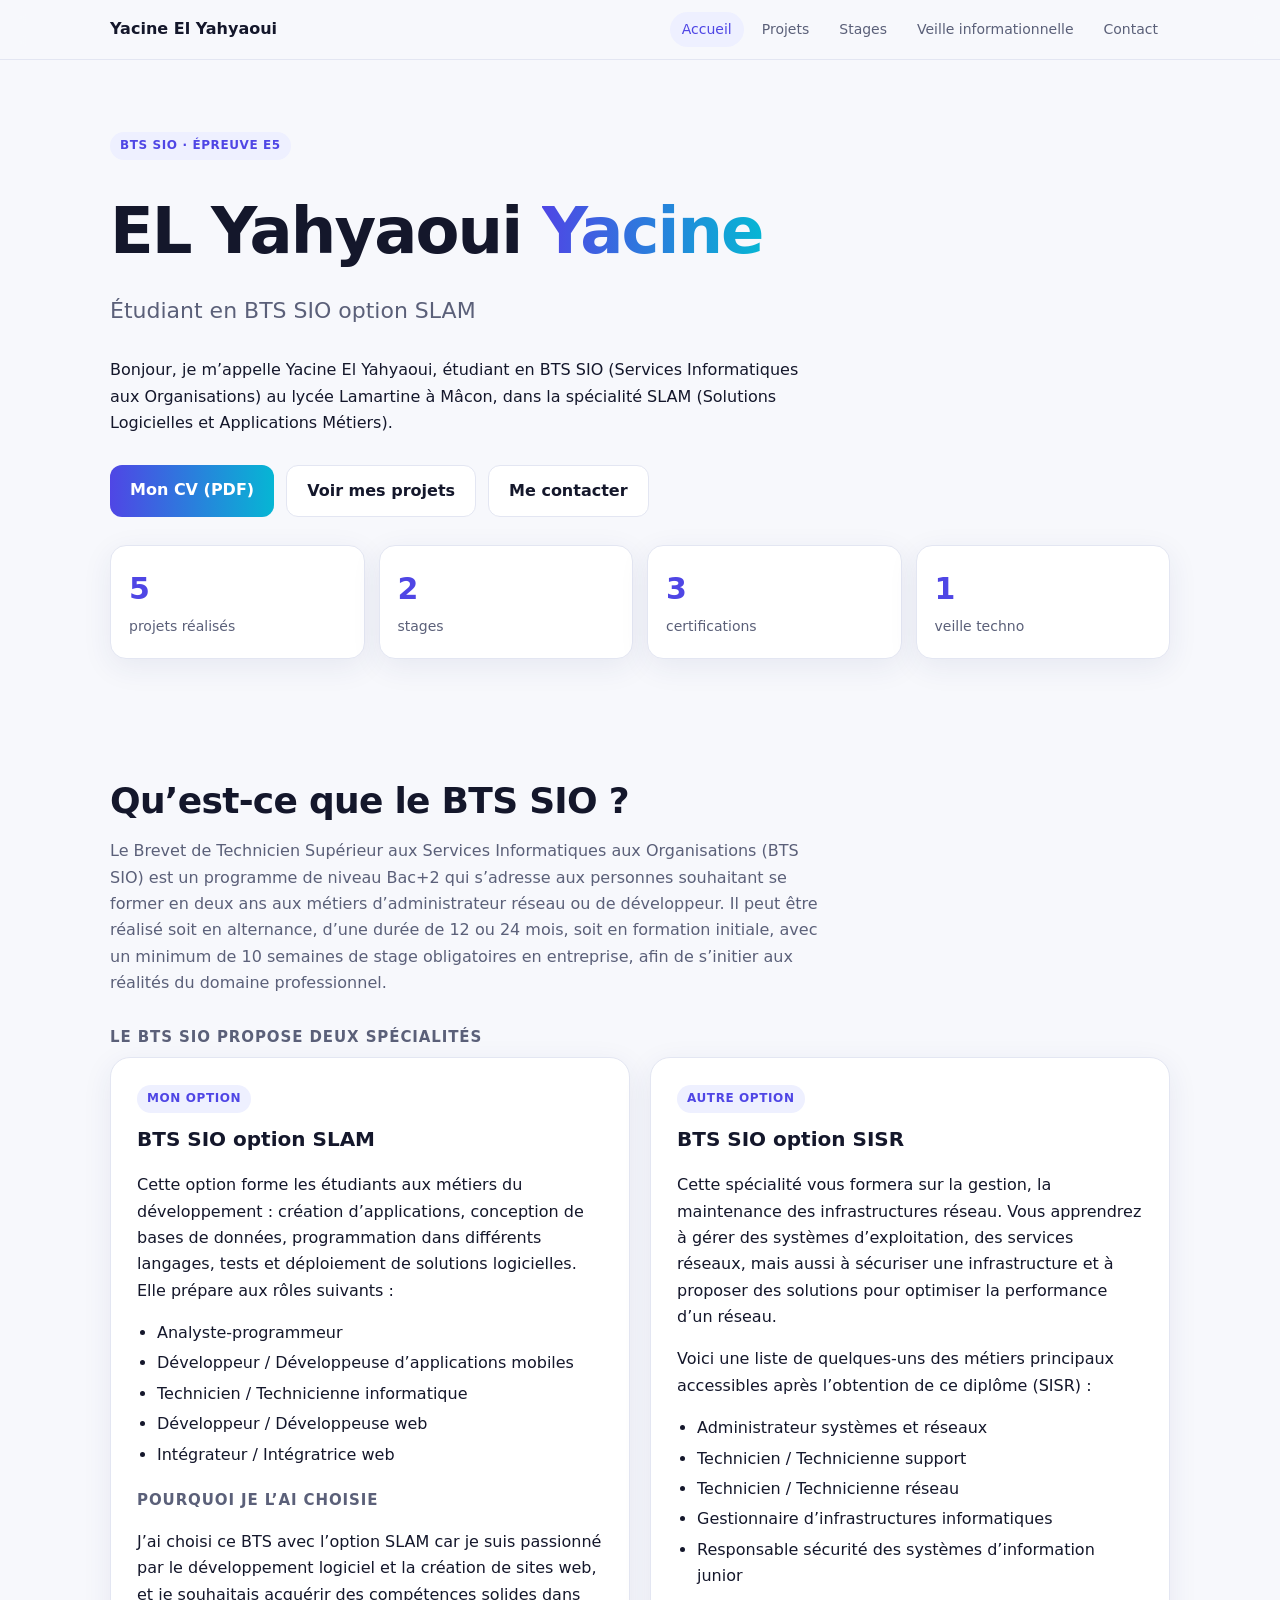
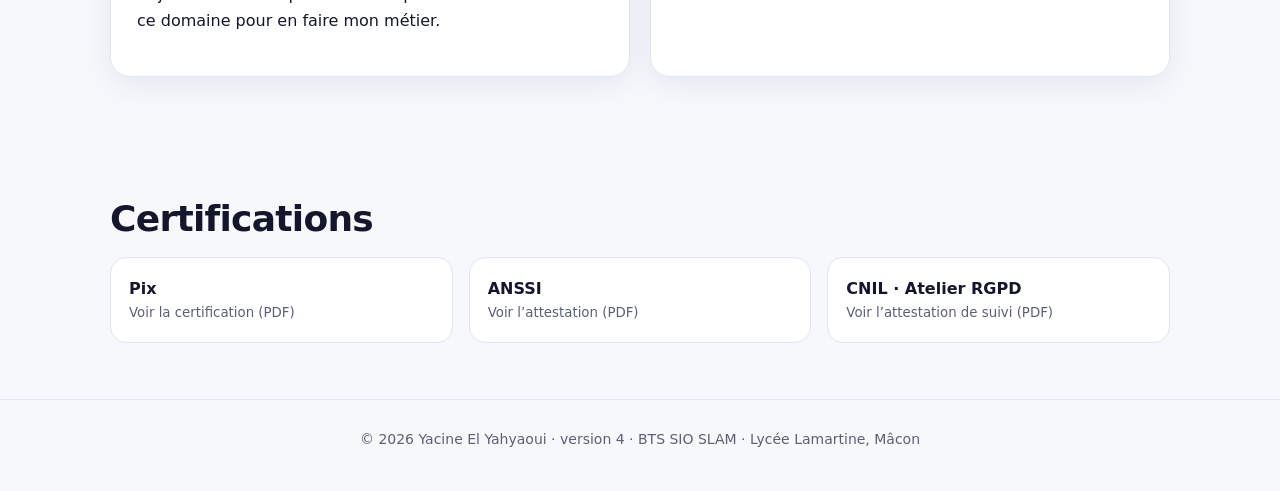
<file: index.html>
<!DOCTYPE html>
<html lang="fr">
<head>
<meta charset="utf-8">
<meta name="viewport" content="width=device-width, initial-scale=1, viewport-fit=cover">
<title>Yacine El Yahyaoui · Portfolio BTS SIO SLAM · Épreuve E5</title>
<style>
:root{--bg:#f7f8fc;--sf:#fff;--tx:#14172b;--mu:#5b6079;--bd:#e3e6f2;--ac:#4f46e5;--ac2:#06b6d4;--ch:#eef0ff;--sh:0 8px 30px rgba(40,50,120,.08);box-sizing:border-box;padding-top:env(safe-area-inset-top,0px);padding-bottom:env(safe-area-inset-bottom,0px);color-scheme:light}
@media (prefers-color-scheme:dark){:root:not([data-theme="light"]){--bg:#0d0f1c;--sf:#161a2e;--tx:#eceefb;--mu:#9aa0bf;--bd:#262b47;--ac:#8b86ff;--ac2:#22d3ee;--ch:#1f2447;--sh:0 8px 30px rgba(0,0,0,.35);color-scheme:dark}}
:root[data-theme="dark"]{--bg:#0d0f1c;--sf:#161a2e;--tx:#eceefb;--mu:#9aa0bf;--bd:#262b47;--ac:#8b86ff;--ac2:#22d3ee;--ch:#1f2447;--sh:0 8px 30px rgba(0,0,0,.35);color-scheme:dark}
*{box-sizing:border-box}html{scroll-behavior:smooth;scroll-padding-top:calc(72px + env(safe-area-inset-top,0px))}
body{margin:0;background:var(--bg);color:var(--tx);font:16px/1.65 system-ui,-apple-system,"Segoe UI",Roboto,sans-serif}
body::before{content:"";position:fixed;inset:0 0 auto;height:env(safe-area-inset-top,0px);background:var(--bg);z-index:60}
a{color:var(--ac);text-decoration:none}a:hover{text-decoration:underline}
header{position:sticky;top:env(safe-area-inset-top,0px);z-index:50;background:color-mix(in srgb,var(--bg) 85%,transparent);backdrop-filter:blur(12px);border-bottom:1px solid var(--bd)}
nav{max-width:1100px;margin:auto;padding:12px 20px;display:flex;gap:6px;align-items:center;overflow-x:auto}
nav b{margin-right:auto;white-space:nowrap;font-weight:700}
nav a{color:var(--mu);padding:6px 12px;border-radius:99px;white-space:nowrap;font-size:14px}nav a:hover{background:var(--ch);color:var(--ac);text-decoration:none}
.w{max-width:1100px;margin:auto;padding:0 20px}
.hero{padding:72px 0 56px;display:grid;gap:28px}
.hero h1{font-size:clamp(34px,7vw,64px);line-height:1.05;margin:0;letter-spacing:-.03em}
.hero h1 span{background:linear-gradient(90deg,var(--ac),var(--ac2));-webkit-background-clip:text;background-clip:text;color:transparent}
.sub{font-size:clamp(18px,3vw,22px);color:var(--mu);margin:0}
.btns{display:flex;gap:12px;flex-wrap:wrap}
.btn{padding:12px 20px;border-radius:12px;font-weight:600;border:1px solid var(--bd);background:var(--sf);color:var(--tx)}
.btn.p{background:linear-gradient(90deg,var(--ac),var(--ac2));color:#fff;border:0}.btn:hover{text-decoration:none;transform:translateY(-1px)}
.stats{display:grid;grid-template-columns:repeat(auto-fit,minmax(140px,1fr));gap:14px}
.stat{background:var(--sf);border:1px solid var(--bd);border-radius:16px;padding:18px;box-shadow:var(--sh)}.stat b{font-size:30px;display:block;color:var(--ac)}.stat span{color:var(--mu);font-size:14px}
section{padding:56px 0}
h2{font-size:clamp(26px,4vw,36px);letter-spacing:-.02em;margin:0 0 8px}
.lead{color:var(--mu);margin:0 0 28px;max-width:70ch}
h3{margin:0 0 6px;font-size:20px}h4{margin:20px 0 8px;font-size:15px;text-transform:uppercase;letter-spacing:.06em;color:var(--mu)}
.card{background:var(--sf);border:1px solid var(--bd);border-radius:20px;padding:26px;box-shadow:var(--sh)}
.g2{display:grid;grid-template-columns:repeat(auto-fit,minmax(300px,1fr));gap:20px}
.stack{display:grid;gap:22px}
.tag{display:inline-block;font-size:12px;font-weight:700;letter-spacing:.05em;text-transform:uppercase;color:var(--ac);background:var(--ch);padding:4px 10px;border-radius:99px;margin-bottom:10px}
.chips{display:flex;flex-wrap:wrap;gap:8px;margin:6px 0}.chip{background:var(--ch);color:var(--ac);padding:5px 12px;border-radius:99px;font-size:13.5px;font-weight:500}
ul{padding-left:20px;margin:8px 0}li{margin:4px 0}
details{border:1px solid var(--bd);border-radius:14px;margin-top:14px;background:var(--bg)}
summary{cursor:pointer;padding:12px 16px;font-weight:600;list-style:none;display:flex;justify-content:space-between}summary::after{content:"+";color:var(--ac);font-size:20px;line-height:1}details[open] summary::after{content:"–"}
.in{padding:0 16px 16px}.us{padding:10px 0;border-top:1px dashed var(--bd)}.us:first-child{border:0}.us b{display:block;font-size:14.5px}.us p{margin:4px 0 0;color:var(--mu);font-size:14.5px}
.cp{display:grid;gap:18px;font-size:14.5px}.cp .dm>b{display:block;color:var(--ac);margin-bottom:4px}.cp ul{list-style:none;padding:0;margin:0}.cp li{display:flex;gap:12px;margin:4px 0}.cp li i{font-style:normal;font-weight:700;color:var(--mu);min-width:30px}.cp small{display:block;color:var(--mu);font-size:13px}
.doc{display:inline-flex;gap:8px;align-items:center;margin-top:16px;font-weight:600}
.art{border-left:4px solid var(--ac);padding-left:16px;margin-top:14px}.art p{margin:6px 0;color:var(--mu);font-size:15px}
.ct{display:grid;grid-template-columns:repeat(auto-fit,minmax(240px,1fr));gap:16px}.ct a,.ct div{background:var(--sf);border:1px solid var(--bd);border-radius:16px;padding:18px;color:var(--tx);display:block}.ct small{display:block;color:var(--mu)}
footer{border-top:1px solid var(--bd);padding:28px 0 40px;color:var(--mu);text-align:center;font-size:14px}
.gal{display:grid;grid-template-columns:repeat(auto-fill,minmax(260px,1fr));gap:12px;margin:10px 0}.gal img{width:100%;height:auto;border-radius:12px;border:1px solid var(--bd);background:var(--sf);cursor:zoom-in}#lb{position:fixed;inset:0;background:rgba(0,0,0,.88);z-index:100;display:flex;align-items:center;justify-content:center;padding:20px;cursor:zoom-out}#lb img{max-width:100%;max-height:100%;border-radius:8px}
[hidden]{display:none!important}nav a.on{background:var(--ch);color:var(--ac)}.bk{display:inline-block;margin-bottom:16px;font-weight:600}.pgrid{display:grid;grid-template-columns:repeat(auto-fit,minmax(250px,1fr));gap:16px;margin-bottom:22px}.pgrid a{background:var(--sf);border:1px solid var(--bd);border-radius:18px;padding:20px;color:var(--tx);box-shadow:var(--sh);display:block}.pgrid a:hover{text-decoration:none;border-color:var(--ac)}.pgrid b{display:block;margin-top:4px}.pgrid small{color:var(--mu)}
@media(prefers-reduced-motion:no-preference){.card,.stat{animation:up .6s both}@keyframes up{from{opacity:0;transform:translateY(14px)}}}
</style>
</head>
<body>
<header><nav><b>Yacine El Yahyaoui</b><a href="#accueil">Accueil</a><a href="#projets">Projets</a><a href="#stages">Stages</a><a href="#veille">Veille informationnelle</a><a href="#contact">Contact</a></nav></header>

<main class="w">
<div class="hero" id="accueil">
<span class="tag" style="width:fit-content">BTS SIO · Épreuve E5</span>
<h1>EL Yahyaoui <span>Yacine</span></h1>
<p class="sub">Étudiant en BTS SIO option SLAM</p>
<p style="max-width:68ch;margin:0">Bonjour, je m’appelle Yacine El Yahyaoui, étudiant en BTS SIO (Services Informatiques aux Organisations) au lycée Lamartine à Mâcon, dans la spécialité SLAM (Solutions Logicielles et Applications Métiers).</p>
<div class="btns"><a class="btn p" href="yacine_elyahyaoui_cv.pdf.pdf">Mon CV (PDF)</a><a class="btn" href="#projets">Voir mes projets</a><a class="btn" href="#contact">Me contacter</a></div>
<div class="stats"><div class="stat"><b>5</b><span>projets réalisés</span></div><div class="stat"><b>2</b><span>stages</span></div><div class="stat"><b>3</b><span>certifications</span></div><div class="stat"><b>1</b><span>veille techno</span></div></div>
</div>

<section id="bts">
<h2>Qu’est-ce que le BTS SIO ?</h2>
<p class="lead">Le Brevet de Technicien Supérieur aux Services Informatiques aux Organisations (BTS SIO) est un programme de niveau Bac+2 qui s’adresse aux personnes souhaitant se former en deux ans aux métiers d’administrateur réseau ou de développeur. Il peut être réalisé soit en alternance, d’une durée de 12 ou 24 mois, soit en formation initiale, avec un minimum de 10 semaines de stage obligatoires en entreprise, afin de s’initier aux réalités du domaine professionnel.</p>
<h4>Le BTS SIO propose deux spécialités</h4>
<div class="g2">
<div class="card"><span class="tag">Mon option</span><h3>BTS SIO option SLAM</h3><p>Cette option forme les étudiants aux métiers du développement : création d’applications, conception de bases de données, programmation dans différents langages, tests et déploiement de solutions logicielles. Elle prépare aux rôles suivants :</p>
<ul><li>Analyste-programmeur</li><li>Développeur / Développeuse d’applications mobiles</li><li>Technicien / Technicienne informatique</li><li>Développeur / Développeuse web</li><li>Intégrateur / Intégratrice web</li></ul>
<h4>Pourquoi je l’ai choisie</h4><p>J’ai choisi ce BTS avec l’option SLAM car je suis passionné par le développement logiciel et la création de sites web, et je souhaitais acquérir des compétences solides dans ce domaine pour en faire mon métier.</p></div>
<div class="card"><span class="tag">Autre option</span><h3>BTS SIO option SISR</h3><p>Cette spécialité vous formera sur la gestion, la maintenance des infrastructures réseau. Vous apprendrez à gérer des systèmes d’exploitation, des services réseaux, mais aussi à sécuriser une infrastructure et à proposer des solutions pour optimiser la performance d’un réseau.</p><p>Voici une liste de quelques-uns des métiers principaux accessibles après l’obtention de ce diplôme (SISR) :</p>
<ul><li>Administrateur systèmes et réseaux</li><li>Technicien / Technicienne support</li><li>Technicien / Technicienne réseau</li><li>Gestionnaire d’infrastructures informatiques</li><li>Responsable sécurité des systèmes d’information junior</li></ul></div>
</div>
</section>

<section id="projets"><h2>Projets</h2><div id="pjbk"></div><p class="lead" id="pl">Cinq projets réalisés pendant le BTS. Chaque projet détaille le contexte, les outils, les user stories traitées et les compétences acquises.</p>
<div class="pgrid" id="pjnav"></div><div class="stack" id="pj"></div></section>

<section id="stages"><h2>Stages</h2><div id="stbk"></div><p class="lead" id="sl">Deux stages : un dans une entreprise de réparation de téléphones, un au sein du lycée Lamartine.</p><div class="pgrid" id="stnav"></div><div class="stack" id="st"></div></section>

<section id="veille"><h2>Veille informationnelle</h2>
<div class="g2">
<div class="card"><h3>Qu’est-ce que la veille technologique ?</h3><p>La veille technologique consiste à surveiller les évolutions techniques et les innovations dans un secteur d’activité donné, en sélectionnant les informations les plus pertinentes et les plus récentes afin de passer le moins de temps possible sur des recherches. Pour être efficace, la collecte, le partage et la diffusion d’informations doivent permettre d’anticiper ou de s’informer sur les changements en matière de recherche.</p>
<h4>Quel est son but ?</h4><ul><li>Suivre les évolutions techniques</li><li>Être informé des inventions et innovations des concurrents</li><li>Diminuer les coûts de production</li><li>Augmenter ses compétences</li></ul></div>
<div class="card"><span class="tag">Mon sujet</span><h3>L’IA générative dans le développement</h3><p>Copilot, Cursor, Claude Code et leur impact sur le métier de développeur.</p>
<h4>Sources utilisées</h4><div class="chips"><span class="chip">Google Alertes</span><span class="chip">Inoreader</span></div>
<h4>Fréquence</h4><ul><li><b>2 fois par semaine :</b> lecture et sélection des articles dans Inoreader.</li><li><b>En continu :</b> réception des alertes Google par e-mail.</li><li><b>1 fois par mois :</b> synthèse des tendances du mois.</li></ul></div>
</div>
<div class="card" style="margin-top:22px"><h3>Quels sont les outils de ma veille ?</h3><p>Pour effectuer ma veille de manière régulière et organisée, j’utilise deux outils complémentaires :</p>
<div class="g2"><div><b>Inoreader</b> · agrégateur de flux RSS<p>Je m’abonne aux flux RSS de sites spécialisés (GitHub Blog, LeMagIT, Developpez.com, Korben…). Les articles sont centralisés et classés par thématique (outils, productivité, sécurité, évolution du métier…), ce qui me permet de parcourir rapidement l’actualité.</p></div>
<div><b>Google Alertes</b> · surveillance de mots-clés<p>J’ai configuré des alertes sur des mots-clés tels que « GitHub Copilot », « Claude Code », « vibe coding » ou « code généré par IA sécurité ». Je reçois par e-mail une fois par semaine les nouveaux contenus indexés par Google correspondant à ces termes.</p></div></div></div>
<div class="card" style="margin-top:22px"><h3>Définition de l’IA générative</h3><p>L’IA générative est une branche de l’intelligence artificielle capable de créer du contenu nouveau (texte, code, images, audio, vidéo) à partir d’une consigne en langage naturel, appelée prompt. Elle s’oppose à l’IA dite « classique » ou prédictive, qui analyse des données pour classer, détecter ou prévoir (par exemple repérer un spam ou recommander un film) sans produire de contenu original.</p>
<h4>Comment ça marche</h4><ul><li>Elle repose sur des modèles de deep learning entraînés sur d’énormes quantités de données (textes, code, images).</li><li>Pour le texte et le code, on parle de LLM (Large Language Models), construits sur l’architecture Transformer. Le modèle apprend les relations statistiques entre les mots et prédit, étape par étape, la suite la plus probable.</li><li>Elle ne « comprend » donc pas au sens humain : elle génère une réponse plausible, ce qui explique qu’elle puisse se tromper avec aplomb (on parle d’hallucinations).</li></ul>
<h4>Exemples</h4><ul><li><b>Texte :</b> ChatGPT, Claude, Gemini</li><li><b>Code :</b> GitHub Copilot, Cursor, Claude Code</li><li><b>Images :</b> Midjourney, DALL·E</li><li><b>Audio et vidéo :</b> outils de synthèse vocale, générateurs de vidéo</li></ul></div>
<h4>Plan de la veille : articles par thème</h4>
<div class="chips"><span class="chip">1 · Outils et panorama</span><span class="chip">2 · Productivité</span><span class="chip">3 · Qualité et sécurité</span><span class="chip">4 · Confidentialité et droit</span><span class="chip">5 · Évolution du métier</span><span class="chip">6 · Pratiques et formation</span><span class="chip">7 · Retour d’expérience</span></div>
<div class="card art" style="margin-top:18px"><span class="tag">Article 6 · Thème 3 · Qualité et sécurité</span><h3>Des développeurs estiment que les Pull Requests sont obsolètes à l’ère de l’IA et proposent le Trunk-Based Development</h3><p><b>Source :</b> Developpez.com (rubrique ALM)</p>
<h4>Résumé personnel</h4><p>L’article oppose deux façons d’intégrer le code. Avec les Pull Requests, chaque modification est relue avant d’être fusionnée. Avec le Trunk-Based Development (TBD), tous les développeurs fusionnent leurs modifications dans une branche centrale unique, très fréquemment, souvent plusieurs fois par jour, avec des branches qui vivent rarement plus de 24 à 48 heures. Le TBD est plus rapide, mais il soulève des débats : une erreur individuelle peut bloquer tous les développeurs, et il impose l’usage de feature flags qui peuvent créer de la dette technique s’ils ne sont pas nettoyés. L’article précise aussi une idée reçue : le TBD ne supprime pas les revues de code. Il demande surtout davantage de tests automatisés.</p>
<h4>Analyse et lien avec ma formation BTS SIO SLAM</h4><p>Cet article montre que l’IA ne change pas seulement la façon d’écrire le code, mais aussi la façon de le relire et de l’intégrer. Si l’IA produit plus de code plus vite, la relecture devient le point de blocage, ce qui relance le débat sur les Pull Requests. Cela rejoint mes cours sur Git et le travail en équipe : je comprends l’intérêt des branches et de la revue de code, mais aussi l’importance des tests automatisés pour garder un code fiable quand il est généré par une IA.</p>
<a href="https://alm.developpez.com/actu/388617/[base64]/">Lire l’article →</a></div>
<div class="card art" style="margin-top:18px"><span class="tag">Article 9 · Thème 5 · Évolution du métier</span><h3>Coder avec une IA a-t-il tué le plaisir originel de la programmation manuelle ?</h3><p><b>Source :</b> Developpez.com</p>
<h4>Résumé personnel</h4><p>L’article explique que pour les développeurs attachés à l’artisanat du code, l’IA a étouffé une partie du plaisir : déléguer la difficulté à une IA transforme le travail en tâche de management. Le fait de basculer sans cesse entre la rédaction de prompts et la vérification des réponses de l’IA casse la concentration profonde. L’article conclut que l’IA n’a pas tué la joie de coder mais l’a déplacée, entre une programmation centrée sur l’artisanat et une programmation centrée sur le produit et son impact.</p>
<h4>Analyse et lien avec ma formation BTS SIO SLAM</h4><p>Cet article montre que l’IA ne change pas seulement la vitesse de développement, mais aussi la nature du métier : le développeur passe de créateur du code à superviseur qui relit, vérifie et valide. Pour moi, futur développeur, cela confirme qu’il faut maîtriser les bases (algorithmique, POO, sécurité) pour juger le code produit par l’IA. Il me permet aussi d’ouvrir ma partie « retour d’expérience » sur mes projets ADA et LFP : ai-je davantage relu et corrigé que codé moi-même, et ai-je ressenti le même changement ?</p>
<a href="https://intelligence-artificielle.developpez.com/actu/388614/[base64]/">Lire l’article →</a></div>
</section>

<section id="certifs"><h2>Certifications</h2><div class="ct">
<a href="https://c6beaca4-06a4-4c4e-8423-274ebb8619d5.filesusr.com/ugd/6109e8_8cd8474f846a4a05abadbc516e95ae77.pdf"><b>Pix</b><small>Voir la certification (PDF)</small></a>
<a href="https://c6beaca4-06a4-4c4e-8423-274ebb8619d5.filesusr.com/ugd/6109e8_d5b7ec1b6e5d4b8fabc7c6208849ed1b.pdf"><b>ANSSI</b><small>Voir l’attestation (PDF)</small></a>
<a href="https://c6beaca4-06a4-4c4e-8423-274ebb8619d5.filesusr.com/ugd/6109e8_93bf0dad5daf48ba9932a328838ff242.pdf"><b>CNIL · Atelier RGPD</b><small>Voir l’attestation de suivi (PDF)</small></a></div></section>

<section id="contact"><h2>Contact</h2><div class="ct">
<a href="tel:0768348548"><b>Téléphone</b><small>07-68-34-85-48</small></a>
<a href="mailto:yacine.elyahyaoui71@gmail.com"><b>E-mail</b><small>yacine.elyahyaoui71@gmail.com</small></a>
<a href="https://www.linkedin.com/in/yacine-el-yahyaoui-b87426328"><b>LinkedIn</b><small>yacine-el-yahyaoui-b87426328</small></a>
<a href="https://github.com/yacine318"><b>GitHub</b><small>Yacine El Yahyaoui (yacine318)</small></a></div></section>
</main>
<footer>© 2026 Yacine El Yahyaoui · version 4 · BTS SIO SLAM · Lycée Lamartine, Mâcon</footer>

<div id="lb" hidden></div>
<script>
const D="https://c6beaca4-06a4-4c4e-8423-274ebb8619d5.filesusr.com/ugd/";
const C={"B1.1":"Recenser et identifier les ressources numériques","B1.2":"Exploiter des référentiels, normes et standards adoptés par le prestataire informatique","B1.3":"Mettre en place et vérifier les niveaux d’habilitation associés à un service","B1.4":"Vérifier les conditions de la continuité d’un service informatique","B1.5":"Gérer les sauvegardes","B1.6":"Vérifier le respect des règles d’utilisation des ressources numériques","B2.1":"Collecter, suivre et orienter des demandes","B2.2":"Traiter des demandes concernant les services réseau et système, applicatifs","B2.3":"Traiter des demandes concernant les applications","B3.1":"Participer à la valorisation de l’image de l’organisation sur les médias numériques en tenant compte du cadre juridique et des enjeux économiques","B3.2":"Référencer les services en ligne de l’organisation et mesurer leur visibilité","B3.3":"Participer à l’évolution d’un site Web exploitant les données de l’organisation","B4.1":"Analyser les objectifs et les modalités d’organisation d’un projet","B4.2":"Planifier les activités","B4.3":"Évaluer les indicateurs de suivi d’un projet et analyser les écarts","B5.1":"Réaliser les tests d’intégration et d’acceptation d’un service","B5.2":"Déployer un service","B5.3":"Accompagner les utilisateurs dans la mise en place d’un service","B6.1":"Mettre en place son environnement d’apprentissage personnel","B6.2":"Mettre en œuvre des outils et stratégies de veille informationnelle","B6.3":"Gérer son identité professionnelle","B6.4":"Développer son projet professionnel"};
const ch=a=>`<div class="chips">${a.map(x=>`<span class="chip">${x}</span>`).join("")}</div>`;
const us=a=>a.map(([t,x])=>`<div class="us"><b>${t}</b><p>${x}</p></div>`).join("");
const DM={1:"Gérer le patrimoine informatique",2:"Répondre aux incidents et aux demandes d’assistance et d’évolution",3:"Développer la présence en ligne de l’organisation",4:"Travailler en mode projet",5:"Mettre à disposition des utilisateurs un service informatique",6:"Organiser son développement professionnel"};
const cp=a=>{const g={};a.forEach(k=>{const[c,n]=Array.isArray(k)?k:[k];(g[c[1]]=g[c[1]]||[]).push([c.slice(1),n])});return `<div class="cp">${Object.keys(g).sort().map(d=>`<div class="dm"><b>${d}. ${DM[d]}</b><ul>${g[d].map(([c,n])=>`<li><i>${c}</i><span>${C["B"+c]}${n?`<small>${n}</small>`:""}</span></li>`).join("")}</ul></div>`).join("")}</div>`};
const dt=(t,h)=>`<details><summary>${t}</summary><div class="in">${h}</div></details>`;
const P=[
{tag:"1re année · Phase 1",t:"LFP : application locale d’administration (C#)",ctx:"La société de services en informatique à laquelle vous appartenez a été retenue en tant que prestataire de services pour développer et maintenir les applications de la LFP (Ligue de Football Professionnel). Le projet principal concerne la gestion du calendrier des rencontres et des résultats du championnat de la Ligue 1, et de la diffusion sur internet.",obj:"La phase 1 concerne plus particulièrement l’administrateur du site, fournisseur d’information, qui met à jour les données régulièrement dans la base de données centrale MySQL par l’intermédiaire d’une application locale développée en C# avec Visual Studio.",tools:["C#","SQL","Visual Studio","WampServer","phpMyAdmin","MySQL"],rep:["Compte rendu projet première année phase 1","6109e8_cee2aee6320742f39d59d819ce677669.pdf"],
us:[["User story n°1 · Classement des clubs à l’issue de la dernière journée","En tant qu’administrateur, je veux voir le classement des clubs compte tenu du nombre de points cumulés par chaque club et de la différence des buts (buts marqués - buts encaissés), contenus dans la table CLUB. Les clubs doivent apparaître ordonnés du 1er au dernier, selon leur rang croissant, avec leur nombre de points, le total des buts marqués et encaissés et la différence de buts."],["User story n°2 · Visualisation et modification des informations d’un club","En tant qu’administrateur, je veux choisir un club dans une liste déroulante pour visualiser les informations le concernant. Je veux éventuellement corriger ces informations en cas d’erreur."],["User story n°3 · Visualisation et mise à jour du calendrier des rencontres","En tant qu’administrateur, je veux choisir une journée du championnat dans une liste déroulante, pour afficher la liste des rencontres (date, heure et les deux clubs) prévues pour cette journée. Je veux pouvoir modifier la date et l’heure d’une rencontre car le calendrier des matchs est mis à jour au fur et à mesure de la saison."],["User story n°4 · Ajout d’une rencontre dans le calendrier","En tant qu’administrateur, je veux saisir les informations d’une nouvelle rencontre : choix de la journée dans une liste déroulante, saisie date et heure dans des objets adaptés, et choix des deux clubs dans deux listes déroulantes contenant les clubs restants qui n’ont pas encore été sélectionnés dans une rencontre lors de cette journée."],["User story n°5 · Saisie des résultats d’une journée","En tant qu’administrateur, je veux saisir les scores des rencontres d’une journée. Je veux choisir une journée dans une liste déroulante pour afficher la liste des rencontres (date, heure et les deux clubs) prévues pour cette journée. Je veux pouvoir saisir les scores de chaque rencontre. Une fois les scores d’une journée du championnat enregistrés, il n’y aura plus aucune possibilité de modifier ces scores que l’on pourra seulement visualiser. Aussi, lors de l’enregistrement du score d’une rencontre, il faut mettre à jour immédiatement les cumuls de points, de buts marqués et de buts encaissés de chaque club concerné par la rencontre : un match gagné vaut +3 points, un match nul vaut +1 point et un match perdu vaut 0 point."],["User story n°6 · Édition PDF des clubs","En tant qu’administrateur, je veux éditer une fiche PDF affichant tous les clubs avec leurs informations principales."]],
cp:["B1.1","B1.2","B2.1","B2.3","B4.1","B4.2","B5.1","B5.2","B6.1","B6.2","B6.4"],lt:"Langages : C#, SQL · Outils : WampServer, phpMyAdmin"},
{tag:"1re année · Phase 2",t:"LFP : site web des résultats (PHP)",ctx:"La LFP souhaite développer son site internet. Les internautes pourront visualiser tous les clubs, les rencontres, les scores et inscrire leurs commentaires sur les rencontres.",obj:"La diffusion des résultats de la Ligue 1 sur le site internet.",tools:["HTML / CSS","PHP","SQL","WampServer (serveur local pour visualiser le site)","phpMyAdmin"],rep:["Compte rendu phase 2 première année","6109e8_3b67472a0375442ba8dc15cb716c8bd8.pdf"],
us:[["User story n°1 · Classement des clubs à l’issue de la dernière journée","En tant qu’internaute, je veux visualiser le classement des clubs compte tenu du nombre de points cumulés par chaque club et de la différence des buts (buts marqués - buts encaissés), contenus dans la table CLUB. Les clubs doivent apparaître ordonnés du 1er au dernier, selon leur rang croissant, avec leur nombre de points, le total des buts marqués et encaissés et la différence de buts."],["User story n°2 · Affichage des informations d’un club","En tant qu’internaute, je veux sélectionner un club dans une liste de liens hypertextes pour visualiser les informations le concernant."],["User story n°3 · Affichage des résultats d’une journée du championnat","En tant qu’internaute, je veux choisir dans une liste déroulante une journée du championnat pour afficher les résultats des rencontres de la journée."],["User story n°4 · Création d’un compte","En tant qu’internaute, je veux me créer un compte sur le site avec un pseudo dont l’unicité doit être vérifiée, et un mot de passe."],["User story n°5 · Authentification","En tant qu’internaute, je veux m’authentifier avec mon pseudo et mon mot de passe."],["User story n°6 · Affichage et saisie des commentaires sur une rencontre","En tant qu’internaute authentifié, je veux choisir dans une liste déroulante une journée du championnat pour afficher les résultats des rencontres de la journée (idem user story n°3) puis je veux sélectionner une des rencontres à l’aide d’un lien hypertexte qui ouvre sur un nouvel écran d’affichage des commentaires de cette rencontre, et je veux pouvoir déposer un nouveau commentaire sur cette rencontre."]],
cp:["B1.2","B2.3","B3.1","B3.3","B4.1","B4.2","B5.1","B5.2","B6.1","B6.2","B6.4"],lt:"Langages : PHP, SQL · Outils : WampServer, phpMyAdmin"},
{tag:"2e année · Phase 1",t:"ADA : application métier de l’agence (C# / Entity Framework)",ctx:"ADA est une entreprise française de location de véhicules fondée en 1984, pionnière de la location à prix discount. Avec plus de 1000 agences en France et 600 000 locations par an, c’est le numéro 1 de la location de proximité. Dans le cadre de ce projet, notre équipe a été missionnée pour développer les applications métier du réseau ADA, notamment un site web permettant aux clients de consulter et réserver des véhicules.",obj:"Créer une application métier pour le réseau ADA et implanter l’infrastructure informatique (réseaux / serveurs / sécurisation).",tools:["Visual Studio","C#","SQL","Entity Framework","SQL Server Management Studio","WampServer"],rep:["Compte rendu ADA","6109e8_63f0c5327ce4422a9245fb22ec754198.pdf"],
us:[["User story n°1","En tant que responsable de l’agence de Mâcon, je veux saisir l’identifiant et le mot de passe de l’agence sur le formulaire de connexion pour pouvoir accéder à l’écran d’accueil."],["User story n°2","En tant que responsable de l’agence de Mâcon, je veux modifier les informations de mon agence : nom, adresse, téléphone. Je veux aussi modifier les heures d’ouverture de mon agence pour chacun des 7 jours de la semaine."],["User story n°3","En tant que responsable de l’agence de Mâcon, je veux gérer mon parc de véhicules c’est-à-dire visualiser tous les véhicules appartenant à mon agence. Je veux pouvoir filtrer l’affichage par catégorie. Lorsque je clique sur un véhicule, je veux pouvoir en visualiser la liste des attributs de sa catégorie."],["User story n°4","En tant que responsable de l’agence de Mâcon, je veux pouvoir ajouter un nouveau véhicule ou supprimer un véhicule."],["User story n°5","En tant que responsable de l’agence de Mâcon, à la demande d’un client, je veux créer une nouvelle fiche client. Je veux aussi modifier la fiche (rue, cp, ville, téléphone, email) d’un client existant qui me communique son n° identifiant."],["User story n°6","En tant que responsable de l’agence de Mâcon, je veux visualiser tous les contrats de location de mon agence, avec tous les détails de chaque contrat. Je veux pouvoir filtrer l’affichage par date de début ou date de fin."]],
cp:["B1.1","B1.2","B2.1","B2.3","B4.1","B4.2","B4.3","B5.1","B5.2","B6.1","B6.4"],lt:"Langages : Entity Framework, SQL · Outils : WampServer, SQL Server Management Studio, Visual Studio"},
{tag:"2e année · Phase 2",t:"ADA : site web de location (Laravel, Scrum)",ctx:"ADA est une entreprise française de location de véhicules fondée en 1984, pionnière de la location à prix discount. Avec plus de 1000 agences en France et 600 000 locations par an, c’est le numéro 1 de la location de proximité. Notre équipe a été missionnée pour développer les applications métier du réseau ADA, notamment un site web permettant aux clients de consulter et réserver des véhicules.",obj:"Nous faisons partie d’une équipe Scrum. Notre mission consiste à participer au développement du site web de ADA. En mode agile, vous avez la charge d’analyser les spécifications techniques pour concevoir et développer l’application frontend/backend permettant à tout internaute de consulter les données de ADA. Cette application accèdera à une base de données MySQL centralisée commune à toutes les agences. Vous testez et intégrez en continu la solution développée.",tools:["Laravel","phpMyAdmin","MySQL","WampServer"],rep:["Compte rendu phase 2 deuxième année","6109e8_905dc34c528947d5a6d6e4196fe5dc7d.pdf"],
us:[["User story n°1","En tant que visiteur du site, je veux sélectionner dans une liste déroulante une agence pour en visualiser les informations complètes : adresse, téléphone, email, les horaires d’ouverture, et tous les véhicules de l’agence (marque, modèle, libellé et photo catégorie)."],["User story n°2","En tant que visiteur du site, je veux visualiser toute l’offre de location de ADA, c’est-à-dire que je veux sélectionner dans une liste déroulante (ou icônes cliquables) un genre, puis dans une deuxième liste déroulante des catégories correspondantes (ou icônes cliquables), je veux sélectionner une catégorie pour en visualiser les informations complètes : libellé, photo, et les attributs (logo, libellé, et valeur) de la catégorie."],["User story n°3","En tant que visiteur du site, je veux me créer un compte client."],["User story n°4","En tant que visiteur du site, je veux me connecter avec mon compte client et me déconnecter. Mon menu s’adapte en fonction de ma situation (connecté ou non)."],["User story n°5","En tant que client connecté, je veux réserver une location, c’est-à-dire que je veux saisir une date de début et de fin de location ainsi que sélectionner dans une liste déroulante une agence, pour en visualiser tous les véhicules disponibles (qui ne sont pas déjà réservés sur la même période). Puis je veux pouvoir sélectionner un véhicule pour pouvoir enregistrer ma réservation de location."],["User story n°6","En tant que client connecté, je veux visualiser tous mes contrats de location (passés ou en cours), puis pouvoir cliquer sur un contrat pour en visualiser les informations détaillées : dates, nbkm, montant, agence, véhicule."]],
cp:["B1.2","B1.3","B2.3","B3.1","B3.3","B4.1","B4.2","B4.3","B5.1","B5.2","B6.1","B6.2","B6.4"],lt:"Langages : Laravel, SQL · Outils : WampServer, phpMyAdmin"},
{tag:"3e projet · Application métier",t:"Brit Hotel : application de gestion de l’hôtel (C#)",ctx:"Brit Hotel est un réseau qui rassemble des hôteliers indépendants et qui compte aujourd’hui 180 hôtels 2, 3 et 4 étoiles en France. Leurs établissements ont une capacité moyenne de cinquante chambres, idéals pour les séjours affaires et loisirs, et adaptés pour l’accueil de groupes. Les hôtels-restaurants proposent une restauration traditionnelle de qualité, et la qualité de l’accueil est le maître mot, d’où le slogan « Souriez, c’est un Brit Hotel ». Créée en 1993 par la société bretonne Couedic Madoré Holding, la marque représente aujourd’hui une identité forte, principalement sur l’ouest du territoire : c’est la 7e chaîne hôtelière, et chaque année le réseau se renforce par de nouvelles adhésions.",obj:"Mettre en place une solution informatique, intégrant infrastructure matérielle et solution applicative, pour assurer la gestion du groupe hôtelier, la diffusion des informations des hôtels auprès de la clientèle et la gestion des réservations. La société de services en informatique à laquelle j’appartiens a été retenue en tant que prestataire pour implanter l’infrastructure informatique (réseaux / serveurs / sécurisation) et développer les applications métier du groupe hôtelier. Le modèle de données comporte les classes hotel, chambre, reservation, client, équipement et photo.",tools:["Visual Studio","C#","Entity Framework","SQL","MySQL","Argon2 (hachage des mots de passe)"],rep:["Compte rendu Brit Hotel","compte_rendu_porjethotel.pdf"],
us:[["User story n°1","En tant que gestionnaire de l’hôtel de Mâcon, je veux saisir l’identifiant et le mot de passe de l’hôtel sur le formulaire de connexion pour accéder à l’écran d’accueil du logiciel afin que l’accès au logiciel soit au minimum sécurisé et non accessible à n’importe qui."],["User story n°2","En tant que gestionnaire de l’hôtel de Mâcon, je veux visualiser et modifier les informations de mon hôtel : nom, adresse, tel, description, prix, mot de passe. Je veux visualiser la liste complète des équipements possibles avec ceux sélectionnés pour mon hôtel. Enfin, je veux pouvoir sélectionner ou désélectionner des équipements et sauvegarder."],["User story n°3","En tant que gestionnaire de l’hôtel de Mâcon, je veux gérer les chambres de mon hôtel, c’est-à-dire pouvoir ajouter ou supprimer des chambres. Toutes les chambres sont référencées avec un numéro spécifique à mon hôtel."],["User story n°4","En tant que gestionnaire de l’hôtel de Mâcon, je veux pouvoir visualiser toutes les réservations de mon hôtel avec le détail de chaque réservation : dates, client, n° des chambres. Je veux pouvoir filtrer l’affichage par date de début ou date de fin."],["User story n°5","En tant que gestionnaire de l’hôtel de Mâcon, à la demande d’un client qui me communique son n° identifiant, je veux visualiser les informations suivantes : nom, mail et toutes ses réservations (hôtel, dates et n° des chambres)."],["User story n°6","En tant que gestionnaire de l’hôtel de Mâcon, à la demande d’un client, je veux créer une nouvelle fiche client. Et pour un client existant qui me communique son n° identifiant, je veux pouvoir modifier sa fiche : nom, mail, mot de passe."]],
cp:["B1.1","B1.2","B2.1","B2.3","B4.1","B4.2","B4.3","B5.1","B5.2","B6.1","B6.4"],lt:"Langages : C#, SQL · Outils : Visual Studio, Entity Framework"}];
const W="https://static.wixstatic.com/media/6109e8_";
const IM=[
["043e60a0a69e460997ab960be87e60c1","a903d68673494e5c8b52971b43eaa66b","bd7c95b442a64df5a2bc7617f590bf55","ec4f51d2adbc495184ec68c4aa8792f3","38a8697c042f488fb9e618e3fe1d5fd5","5adbc81f14aa43adb66f76b7ee56ab96"],
["fd6738c179ad4b20886a9fcff5500eab","4d33c2817ada44a3bbc8b90a5e53e95e","fad51c696b284c2aa58da4e0b07aede0","0f92e7ad17cc43ff9c398f6ecfe00e1b","9295967f59bf4e26b287ef15c59728bf","2455cdd9a51c4845b600ea915fa54998"],
["14d2f22ba7bc4f43a52c6a383195ab39","310fd95ec4224e9f9fe189b2e6c70c88","4de53145abbf489086cdaefffd29594a","e13737740aea4279bab7fad0b135521c","d45c81954e2d46049d5a7e694b417d41"],
["86a1a1cc5a9a45cbbdde98ce6c356765","fbbc1c17d25e480b878b1cbbe679d4a0","f18ac9d227914894ae28aa7c5215b130","d279a5f5c3fe4b86808ab664aa75a938","c7039c20c3654ccb96d2bf29d46bbda5","459c1ff72ef1400d977c57882d5a3062","362e416b71d44714ac54160818962e3b","1de53b171746478b9ec6fec6f2f58bf0","f4fab934b8e94925a7db0f2d947af1f0","e7ba2aea829145b19295714a35845fd3","1f5602f71acf496e8c5659a315eca30d","c85df97c0ebd4483ae94e1505762c3f5"],
["[data-uri]",
"[data-uri]",
"[data-uri]",
"[data-uri]",
"[data-uri]"]];
const IS=[
["7a4cfef0ee9a4b0da2575943a700db5e","85c8de5f13f14dea9dba9c42ac99d9a5","feca75f32266495b9d8dec13d85b9c50","389a09dcd0c14c3cab76fa28dfae9000"],
["d5961102aff5459e86532bd674c52a94","92d0c04ee1c746e495a04b163f685af7","7bdaf2fb40344177ac59e2a7fb552d1c","f796a80b8dd740f3a8539e3b4fa7780b","5f01699998ef46b4b467718bd03a067a","1d3d036fec4e4954a3385c51821d6a7c","18e524dd2168422c9e931faafae1bfb5","b4c1b8d04e0f4a0388c0f9a75837cc19","d4b01bbcaa5f467db5a3e4661cf3353b"]];
const gal=a=>`<div class="gal">${a.map(i=>`<img loading="lazy" src="${i.startsWith("data:")?i:W+i+"~mv2.png"}" alt="Capture de réalisation">`).join("")}</div>`;
const PI=["phase-1-an1","phase-2-an1","phase-1-an2","phase-2-an2","projet-hotel"];document.getElementById("pj").innerHTML=P.map((p,i)=>`<article class="card" id="${PI[i]}"><span class="tag">${p.tag}</span><h3>${p.t}</h3><h4>Contexte</h4><p>${p.ctx}</p><h4>Objectif du projet</h4><p>${p.obj}</p><h4>Outils utilisés</h4>${ch(p.tools)}${dt("Missions réalisées · user stories",us(p.us))}${IM[i]&&IM[i].length?`<h4>Mes réalisations</h4>${gal(IM[i])}`:""}${dt("Compétences acquises",`<p><i>${p.lt}</i></p>`+cp(p.cp))}${p.rep?`<a class="doc" href="${p.rep[1].startsWith("6109e8_")?D+p.rep[1]:p.rep[1]}">📄 ${p.rep[0]}</a>`:""}</article>`).join("");

const R=[["1. Enseignant","Ces stories se concentrent sur la demande d’aide et le suivi.",[["Connexion","En tant qu’Enseignant, je veux me connecter à l’application de manière sécurisée afin d’accéder à mon espace personnel."],["Création de demande","En tant qu’Enseignant, je veux déclarer une demande d’intervention (en précisant le bâtiment, la salle et le type de problème) afin de signaler un dysfonctionnement aux services techniques."],["Suivi","En tant qu’Enseignant, je veux consulter l’état de mes demandes existantes afin de savoir si mon problème a été pris en compte ou résolu."]]],
["2. Technicien EMIR (Informatique)","Ces stories sont spécifiques au périmètre « Informatique ».",[["Consultation filtrée","En tant que Technicien EMIR, je veux consulter la liste des demandes de type « INFORMATIQUE » uniquement afin de visualiser la charge de travail qui me concerne."],["Prise en charge","En tant que Technicien EMIR, je veux m’assigner une demande (la prendre en charge) afin de signifier à l’équipe et au demandeur que je m’occupe du problème."],["Mise à jour du statut","En tant que Technicien EMIR, je veux mettre à jour le statut d’une demande (ex : en cours, résolu) afin d’informer l’enseignant de l’avancement."],["Compte rendu","En tant que Technicien EMIR, je veux rédiger un compte rendu d’intervention afin de garder une trace des actions effectuées pour la résolution."]]],
["3. Technicien Intendant (Matériel)","Ces stories sont similaires à celles du technicien EMIR, mais pour le périmètre « Matériel ».",[["Consultation filtrée","En tant que Technicien Intendant, je veux consulter la liste des demandes de type « MATÉRIEL » uniquement afin de me concentrer sur les interventions de mon domaine."],["Prise en charge · gestion des demandes d’intervention dans les salles de classe","En tant que Technicien Intendant, je veux prendre en charge une demande afin de bloquer l’intervention pour moi-même."],["Mise à jour et rapport","En tant que Technicien Intendant, je veux changer le statut et saisir un compte rendu afin de clôturer l’intervention administrativement."]]],
["4. Administrateur (ADMIN)","Ces stories concernent la gestion globale et le paramétrage.",[["Gestion des utilisateurs","En tant qu’Administrateur, je veux créer, modifier ou supprimer des utilisateurs et leurs rôles afin de gérer qui a accès à l’application."],["Gestion du référentiel (lieux)","En tant qu’Administrateur, je veux gérer la liste des bâtiments et des salles afin que les enseignants puissent localiser précisément leurs demandes."],["Gestion du référentiel (pannes)","En tant qu’Administrateur, je veux gérer les types de pannes afin de catégoriser correctement les demandes (Info vs Matériel)."],["Vision globale","En tant qu’Administrateur, je veux consulter l’ensemble des demandes (tous types confondus) afin d’avoir une vue d’ensemble de l’activité du service."],["Statistiques","En tant qu’Administrateur, je veux accéder aux statistiques globales afin de piloter l’activité et analyser la fréquence des pannes."]]]];
const s2=R.map(([r,d,s])=>`<h4>${r}</h4><p style="margin:0;color:var(--mu)">${d}</p>${us(s)}`).join("");
const k2=[["B1.1","Recensement des salles, bâtiments et matériels du lycée"],["B1.2","Laravel, MVC, MySQL, GitHub, Trello : respect des normes et standards"],["B1.3","Gestion des rôles (Enseignant, Technicien EMIR, Technicien Intendant, Admin)"],["B1.4","Suivi de l’état des pannes, traçabilité complète des interventions"],["B1.6","Droits d’accès différenciés selon les rôles"],["B2.1","Collecte, suivi et orientation des demandes d’intervention (cœur du projet)"],["B2.3","Développement d’une application Laravel complète"],["B3.1"],["B3.3","Portail web pour le lycée exploitant la base de données"],["B4.1","User stories"],["B4.2","Trello, délai de 5 semaines"],["B4.3","Statistiques de pilotage"],["B5.1","Tests fonctionnels"],["B5.2","Mise en production sur le serveur du lycée"],["B5.3","Accompagnement des utilisateurs (enseignants)"]];
document.getElementById("st").innerHTML=`
<article class="card" id="stage-an1"><span class="tag">1re année · 26 mai → 4 juillet · 6 semaines</span><h3>Stage chez Casamobile</h3><h4>Informations sur l’entreprise</h4><p>En fin de première année de BTS SIO, j’ai effectué un stage dans une entreprise de réparation de téléphones nommée Casamobile. Cette entreprise propose également des services de transfert d’argent vers l’Afrique, ainsi que d’autres services. Elle se situe à Mâcon (71000). Le stage a duré 6 semaines, du 26 mai au 4 juillet.</p><h4>Objectif du stage</h4><p>L’objectif de ce stage était de créer un site web pour le gérant de Casamobile, afin de lui assurer une présence en ligne et qu’il puisse attirer davantage de clientèle.</p><h4>Outils et langages</h4>${ch(["WordPress","WampServer","PHP","HTML","CSS"])}<h4>Réalisation du projet</h4>${gal(IS[0])}${dt("Compétences acquises",cp(["B1.3","B2.3","B3.1","B3.2","B3.3","B5.2","B5.3","B6.1","B6.2","B6.3","B6.4"]))}<a class="doc" href="${D}6109e8_63d46ae201da4aeb92082a266b0badae.pdf">📄 Compte rendu stage 1re année</a></article>
<article class="card" id="stage-an2"><span class="tag">2e année · 5 janvier → 6 février · 5 semaines</span><h3>Stage au lycée Lamartine : gestion des demandes d’intervention</h3><h4>Informations sur l’entreprise</h4><p>J’ai effectué mon stage de deuxième année au sein du lycée Lamartine, où j’effectue ma formation, à Mâcon (71000). Il a duré 5 semaines, du 5 janvier au 6 février.</p><h4>Contexte</h4><p>Au lycée Lamartine, les enseignants utilisent quotidiennement des salles équipées de matériels informatiques et pédagogiques, et des dysfonctionnements apparaissent régulièrement. Actuellement, les demandes sont souvent transmises de manière informelle, ce qui entraîne une perte d’informations et une absence de suivi. L’établissement souhaite se doter d’une application centralisée permettant de gérer efficacement les demandes d’intervention.</p><h4>Objectif : l’application devra permettre</h4><ul><li>une déclaration simple et rapide des incidents par les professeurs,</li><li>la centralisation de toutes les demandes d’intervention,</li><li>la différenciation entre les demandes informatiques et matérielles,</li><li>l’affectation automatique ou manuelle des demandes aux techniciens compétents,</li><li>le suivi de l’état d’avancement des demandes,</li><li>la traçabilité complète des actions réalisées,</li><li>la production de statistiques utiles au pilotage.</li></ul><h4>Outils utilisés</h4>${ch(["Laravel","MySQL / phpMyAdmin","WampServer","draw.io (schéma relationnel / UML de la base de données)","SQL","Gestion de projet"])}${dt("Missions réalisées · vues par rôle",s2)}<h4>Mes réalisations</h4>${gal(IS[1])}${dt("Compétences acquises",cp(k2))}<a class="doc" href="${D}6109e8_789961a93a4b40909ae87f71bb5a7eef.pdf">📄 Compte rendu stage 2e année</a></article>`;
const SI=[["stage-an1","1re année · Casamobile","Stage de 6 semaines"],["stage-an2","2e année · Lycée Lamartine","Stage de 5 semaines"]];
document.getElementById("pjnav").innerHTML=PI.map((id,i)=>`<a href="#${id}"><span class="tag">${P[i].tag}</span><b>${P[i].t}</b></a>`).join("");
document.getElementById("stnav").innerHTML=SI.map(([id,t,s])=>`<a href="#${id}"><span class="tag">${s}</span><b>${t}</b></a>`).join("");
const PG={accueil:["accueil","bts","certifs"],projets:["projets"],stages:["stages"],veille:["veille"],contact:["contact"]};
const ALL=["accueil","bts","projets","stages","veille","certifs","contact"];
const SUB={};PI.forEach(i=>SUB[i]="projets");SI.forEach(s=>SUB[s[0]]="stages");
function go(){
 let h=decodeURIComponent(location.hash.slice(1));
 const top=SUB[h]||(PG[h]?h:"accueil");if(!SUB[h]&&!PG[h])h="accueil";
 const sub=!!SUB[h],$=id=>document.getElementById(id);
 ALL.forEach(id=>$(id).hidden=!PG[top].includes(id));
 ["pl","pjnav","sl","stnav"].forEach(id=>$(id).hidden=sub);
 $("pjbk").innerHTML=sub&&top==="projets"?'<a class="bk" href="#projets">← Tous les projets</a>':"";
 $("stbk").innerHTML=sub&&top==="stages"?'<a class="bk" href="#stages">← Tous les stages</a>':"";
 document.querySelectorAll("#pj>article,#st>article").forEach(a=>a.hidden=a.id!==h);
 document.querySelectorAll("nav a").forEach(a=>a.classList.toggle("on",a.getAttribute("href")==="#"+top));
 window.scrollTo(0,0);
}
const lb=document.getElementById("lb");
document.addEventListener("click",e=>{const t=e.target;if(t.matches&&t.matches(".gal img")){lb.innerHTML=`<img src="${t.src}" alt="">`;lb.hidden=false}else if(!lb.hidden)lb.hidden=true});
addEventListener("hashchange",go);go();
</script>
</body>
</html>
</file>
